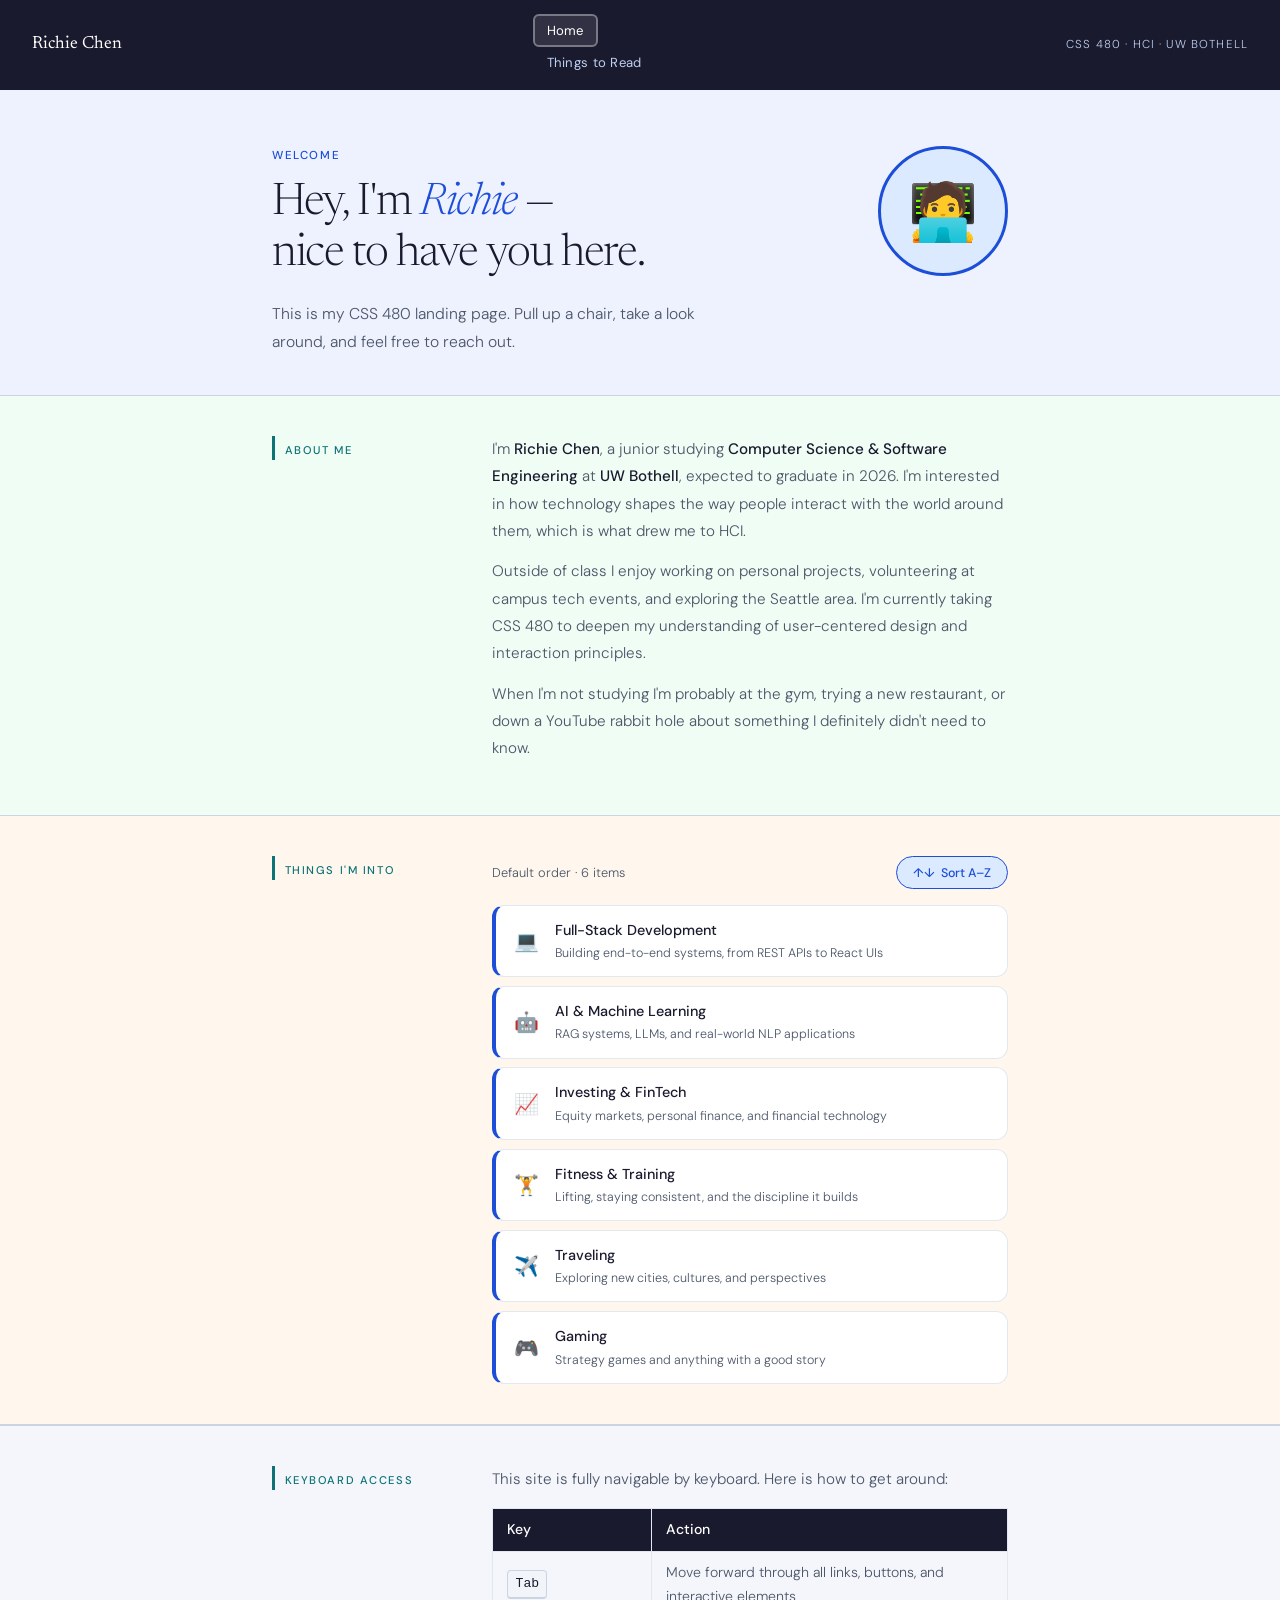
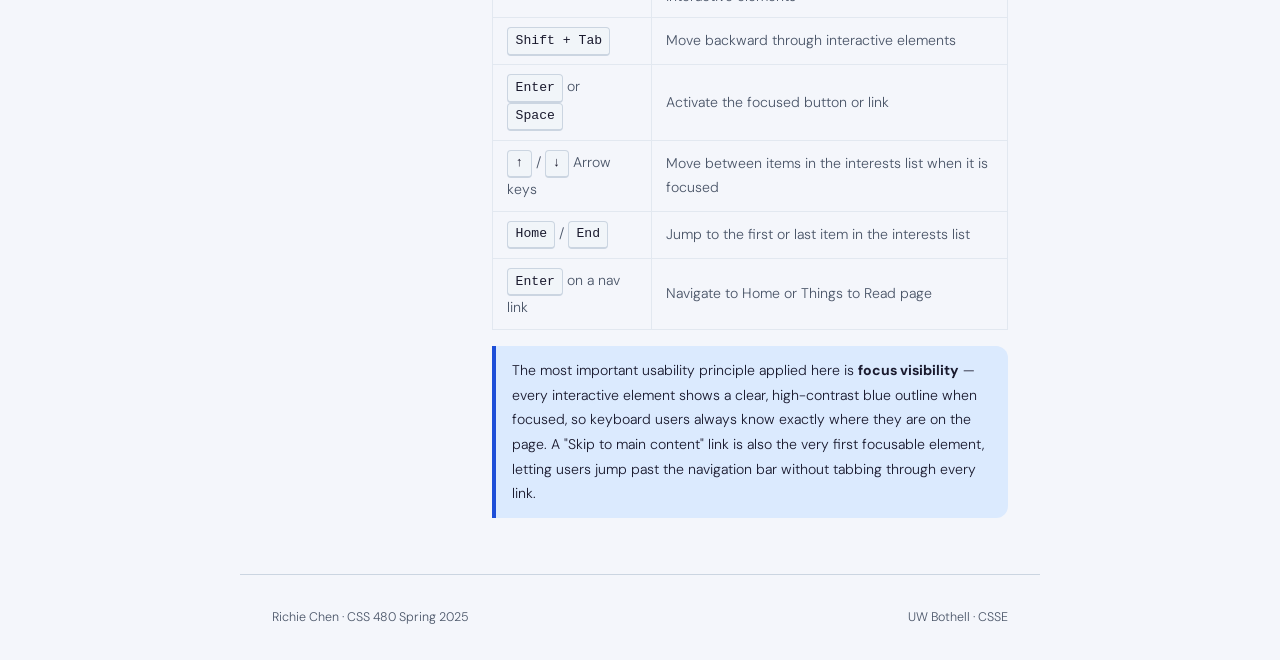
<file: index.html>
<!DOCTYPE html>
<html lang="en">
<head>
  <meta charset="UTF-8" />
  <meta name="viewport" content="width=device-width, initial-scale=1.0" />
  <title>Richie Chen — CSS 480</title>
  <link rel="preconnect" href="https://fonts.googleapis.com" />
  <link rel="preconnect" href="https://fonts.gstatic.com" crossorigin />
  <link href="https://fonts.googleapis.com/css2?family=Newsreader:ital,opsz,wght@0,6..72,300;0,6..72,400;1,6..72,300;1,6..72,400&family=DM+Sans:wght@300;400;500&display=swap" rel="stylesheet" />
  <link rel="stylesheet" href="style.css" />
</head>
<body>

  <!-- SKIP LINK: lets keyboard users jump straight to content, bypassing nav -->
  <a href="#main-content" class="skip-link">Skip to main content</a>

  <!-- NAV -->
  <nav role="navigation" aria-label="Main navigation">
    <span class="nav-logo">Richie Chen</span>
    <ul class="nav-links" role="menubar">
      <li role="none"><a href="index.html" class="nav-link active" role="menuitem" aria-current="page">Home</a></li>
      <li role="none"><a href="reads.html" class="nav-link" role="menuitem">Things to Read</a></li>
    </ul>
    <span class="nav-tag">CSS 480 · HCI · UW Bothell</span>
  </nav>

  <main id="main-content">

    <!-- HERO -->
    <div class="hero-wrap">
      <section class="hero">
        <div>
          <p class="eyebrow">Welcome</p>
          <h1>Hey, I'm <em>Richie</em> —<br />nice to have you here.</h1>
          <p class="hero-desc">This is my CSS 480 landing page. Pull up a chair, take a look around, and feel free to reach out.</p>
        </div>
        <div class="avatar" aria-hidden="true">🧑‍💻</div>
      </section>
    </div>

    <!-- ABOUT -->
    <div class="about-wrap">
      <section class="section">
        <p class="section-label">About Me</p>
        <div class="about-text">
          <p>I'm <strong>Richie Chen</strong>, a junior studying <strong>Computer Science &amp; Software Engineering</strong> at <strong>UW Bothell</strong>, expected to graduate in 2026. I'm interested in how technology shapes the way people interact with the world around them, which is what drew me to HCI.</p>
          <p>Outside of class I enjoy working on personal projects, volunteering at campus tech events, and exploring the Seattle area. I'm currently taking CSS 480 to deepen my understanding of user-centered design and interaction principles.</p>
          <p>When I'm not studying I'm probably at the gym, trying a new restaurant, or down a YouTube rabbit hole about something I definitely didn't need to know.</p>
        </div>
      </section>
    </div>

    <!-- INTERESTS -->
    <div class="interests-wrap">
      <section class="section">
        <p class="section-label">Things I'm Into</p>
        <div class="interests-content">
          <div class="interests-header">
            <span class="sort-info" id="sort-info" aria-live="polite">Default order · 6 items</span>
            <button class="sort-btn" id="sort-btn" aria-label="Sort interests list alphabetically">
              <span class="arrow" id="arrow" aria-hidden="true">↑↓</span>
              <span id="btn-label">Sort A–Z</span>
            </button>
          </div>
          <ul id="interests-list" aria-label="List of interests" role="list">
            <!-- Populated by app.js -->
          </ul>
        </div>
      </section>
    </div>

    <!-- KEYBOARD DOCS -->
    <div class="keyboard-wrap">
      <section class="section">
        <p class="section-label">Keyboard Access</p>
        <div class="keyboard-text">
          <p>This site is fully navigable by keyboard. Here is how to get around:</p>
          <table class="kb-table" aria-label="Keyboard shortcuts">
            <thead>
              <tr><th scope="col">Key</th><th scope="col">Action</th></tr>
            </thead>
            <tbody>
              <tr><td><kbd>Tab</kbd></td><td>Move forward through all links, buttons, and interactive elements</td></tr>
              <tr><td><kbd>Shift + Tab</kbd></td><td>Move backward through interactive elements</td></tr>
              <tr><td><kbd>Enter</kbd> or <kbd>Space</kbd></td><td>Activate the focused button or link</td></tr>
              <tr><td><kbd>↑</kbd> / <kbd>↓</kbd> Arrow keys</td><td>Move between items in the interests list when it is focused</td></tr>
              <tr><td><kbd>Home</kbd> / <kbd>End</kbd></td><td>Jump to the first or last item in the interests list</td></tr>
              <tr><td><kbd>Enter</kbd> on a nav link</td><td>Navigate to Home or Things to Read page</td></tr>
            </tbody>
          </table>
          <p class="kb-note">The most important usability principle applied here is <strong>focus visibility</strong> — every interactive element shows a clear, high-contrast blue outline when focused, so keyboard users always know exactly where they are on the page. A "Skip to main content" link is also the very first focusable element, letting users jump past the navigation bar without tabbing through every link.</p>
        </div>
      </section>
    </div>

  </main>

  <!-- FOOTER -->
  <footer>
    <span>Richie Chen · CSS 480 Spring 2025</span>
    <span>UW Bothell · CSSE</span>
  </footer>

  <script src="app.js"></script>
</body>
</html>
</file>
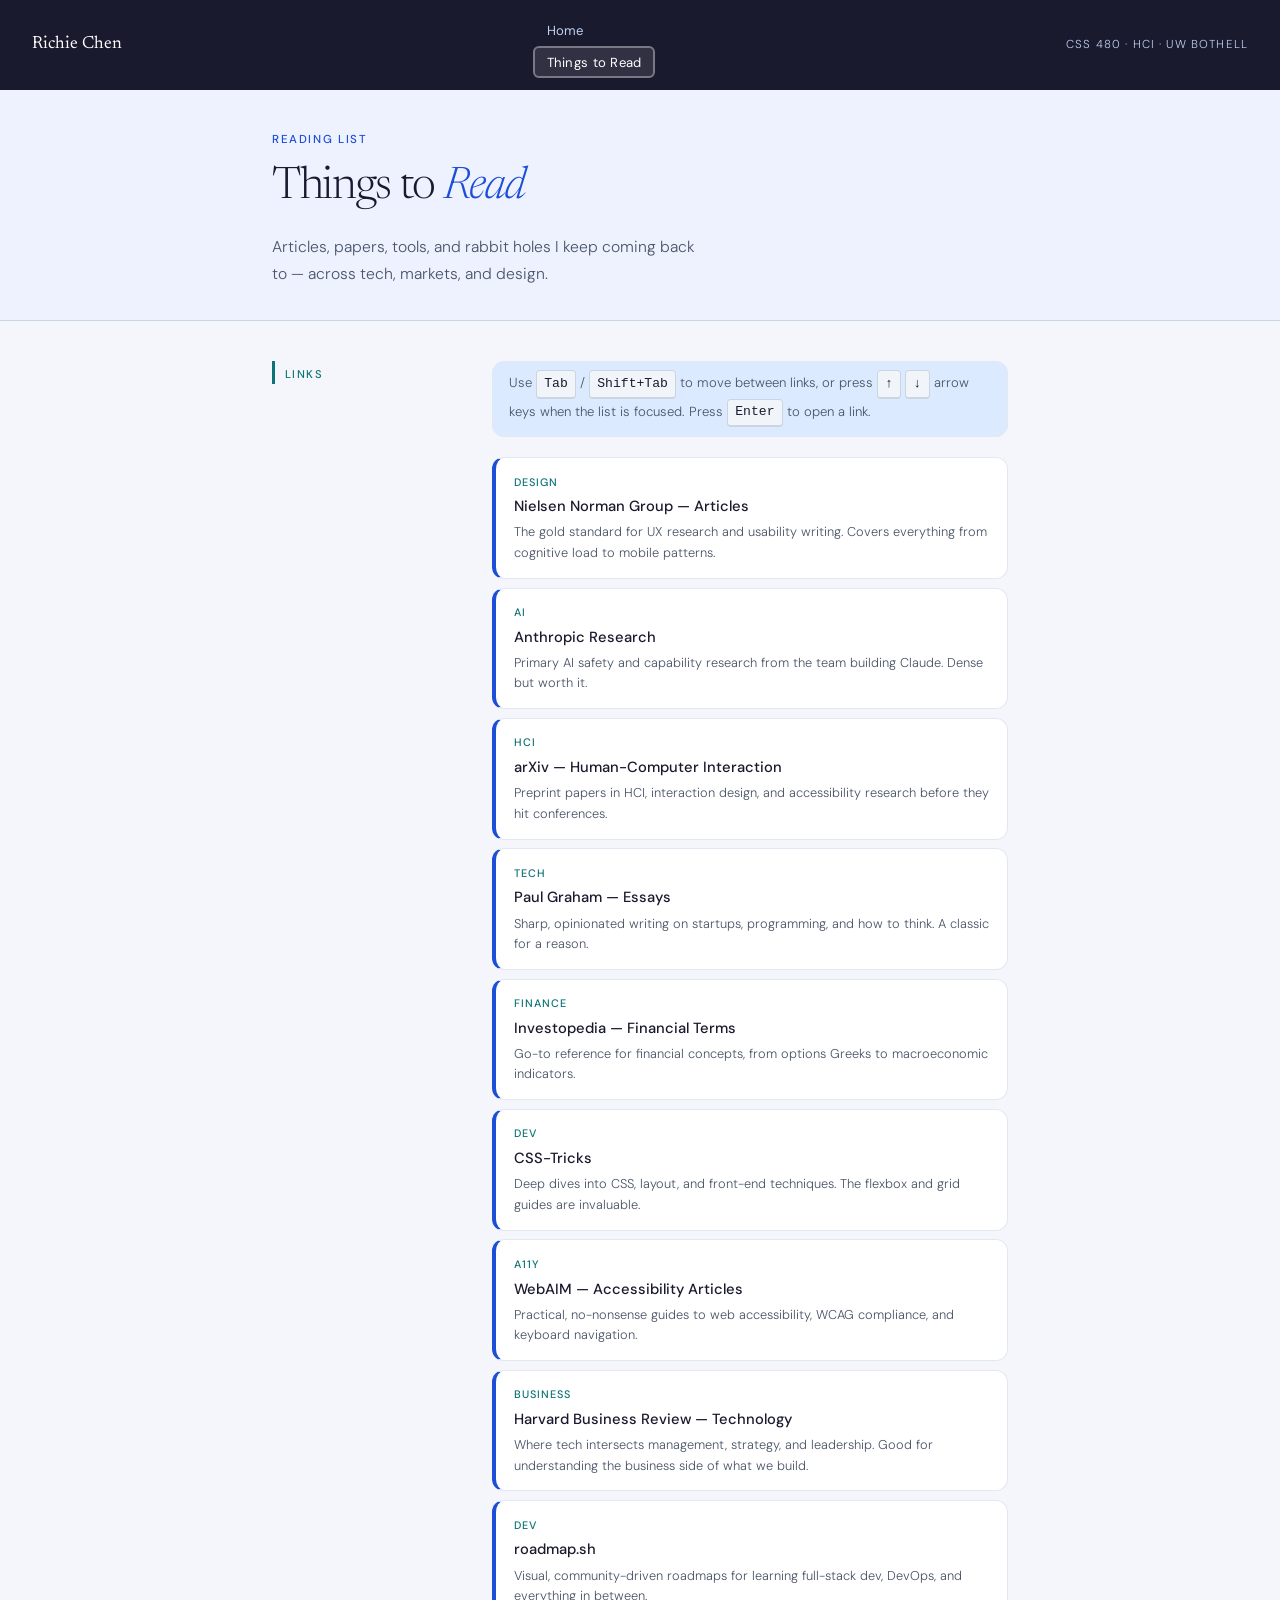
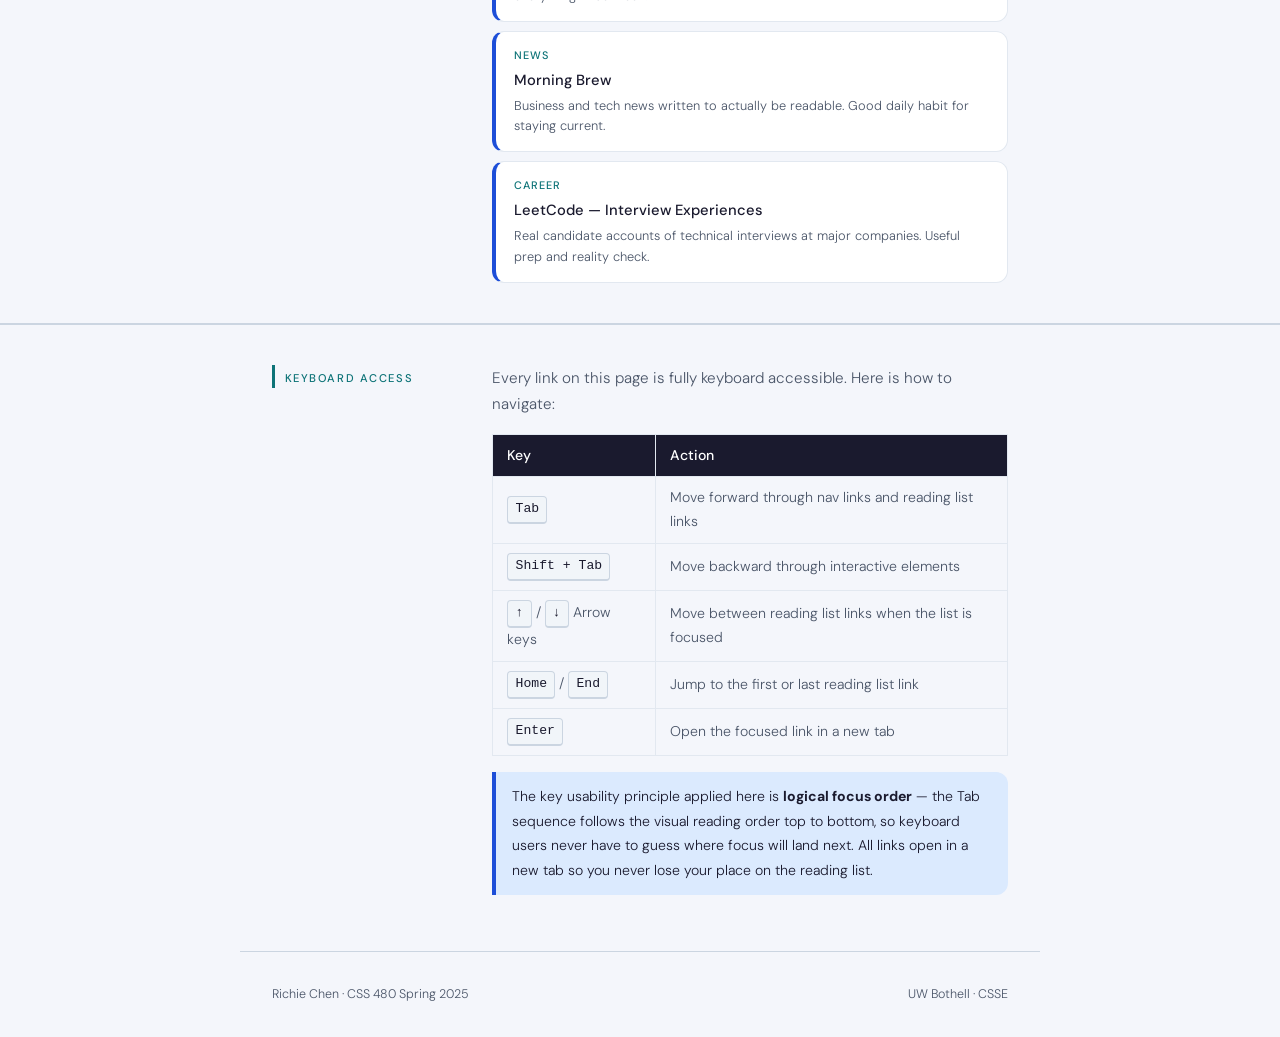
<file: reads.html>
<!DOCTYPE html>
<html lang="en">
<head>
  <meta charset="UTF-8" />
  <meta name="viewport" content="width=device-width, initial-scale=1.0" />
  <title>Things to Read — Richie Chen</title>
  <link rel="preconnect" href="https://fonts.googleapis.com" />
  <link rel="preconnect" href="https://fonts.gstatic.com" crossorigin />
  <link href="https://fonts.googleapis.com/css2?family=Newsreader:ital,opsz,wght@0,6..72,300;0,6..72,400;1,6..72,300;1,6..72,400&family=DM+Sans:wght@300;400;500&display=swap" rel="stylesheet" />
  <link rel="stylesheet" href="style.css" />
</head>
<body>

  <!-- SKIP LINK -->
  <a href="#main-content" class="skip-link">Skip to main content</a>

  <!-- NAV -->
  <nav role="navigation" aria-label="Main navigation">
    <span class="nav-logo">Richie Chen</span>
    <ul class="nav-links" role="menubar">
      <li role="none"><a href="index.html" class="nav-link" role="menuitem">Home</a></li>
      <li role="none"><a href="reads.html" class="nav-link active" role="menuitem" aria-current="page">Things to Read</a></li>
    </ul>
    <span class="nav-tag">CSS 480 · HCI · UW Bothell</span>
  </nav>

  <main id="main-content">

    <div class="hero-wrap">
      <section class="hero hero--short">
        <div>
          <p class="eyebrow">Reading List</p>
          <h1>Things to <em>Read</em></h1>
          <p class="hero-desc">Articles, papers, tools, and rabbit holes I keep coming back to — across tech, markets, and design.</p>
        </div>
      </section>
    </div>

    <!-- READS LIST -->
    <div class="reads-wrap">
      <section class="section section--full">
        <p class="section-label">Links</p>
        <div>
          <p class="reads-hint" aria-live="polite">
            Use <kbd>Tab</kbd> / <kbd>Shift+Tab</kbd> to move between links, or press <kbd>↑</kbd> <kbd>↓</kbd> arrow keys when the list is focused. Press <kbd>Enter</kbd> to open a link.
          </p>

          <ul class="reads-list" id="reads-list" role="list" aria-label="Reading list links">

            <li class="read-item" role="listitem">
              <a href="https://www.nngroup.com/articles/" class="read-link" target="_blank" rel="noopener noreferrer">
                <span class="read-tag">Design</span>
                <span class="read-title">Nielsen Norman Group — Articles</span>
                <span class="read-desc">The gold standard for UX research and usability writing. Covers everything from cognitive load to mobile patterns.</span>
              </a>
            </li>

            <li class="read-item" role="listitem">
              <a href="https://www.anthropic.com/research" class="read-link" target="_blank" rel="noopener noreferrer">
                <span class="read-tag">AI</span>
                <span class="read-title">Anthropic Research</span>
                <span class="read-desc">Primary AI safety and capability research from the team building Claude. Dense but worth it.</span>
              </a>
            </li>

            <li class="read-item" role="listitem">
              <a href="https://arxiv.org/list/cs.HC/recent" class="read-link" target="_blank" rel="noopener noreferrer">
                <span class="read-tag">HCI</span>
                <span class="read-title">arXiv — Human-Computer Interaction</span>
                <span class="read-desc">Preprint papers in HCI, interaction design, and accessibility research before they hit conferences.</span>
              </a>
            </li>

            <li class="read-item" role="listitem">
              <a href="https://paulgraham.com/articles.html" class="read-link" target="_blank" rel="noopener noreferrer">
                <span class="read-tag">Tech</span>
                <span class="read-title">Paul Graham — Essays</span>
                <span class="read-desc">Sharp, opinionated writing on startups, programming, and how to think. A classic for a reason.</span>
              </a>
            </li>

            <li class="read-item" role="listitem">
              <a href="https://www.investopedia.com/financial-term-dictionary-4769738" class="read-link" target="_blank" rel="noopener noreferrer">
                <span class="read-tag">Finance</span>
                <span class="read-title">Investopedia — Financial Terms</span>
                <span class="read-desc">Go-to reference for financial concepts, from options Greeks to macroeconomic indicators.</span>
              </a>
            </li>

            <li class="read-item" role="listitem">
              <a href="https://css-tricks.com/" class="read-link" target="_blank" rel="noopener noreferrer">
                <span class="read-tag">Dev</span>
                <span class="read-title">CSS-Tricks</span>
                <span class="read-desc">Deep dives into CSS, layout, and front-end techniques. The flexbox and grid guides are invaluable.</span>
              </a>
            </li>

            <li class="read-item" role="listitem">
              <a href="https://webaim.org/articles/" class="read-link" target="_blank" rel="noopener noreferrer">
                <span class="read-tag">A11y</span>
                <span class="read-title">WebAIM — Accessibility Articles</span>
                <span class="read-desc">Practical, no-nonsense guides to web accessibility, WCAG compliance, and keyboard navigation.</span>
              </a>
            </li>

            <li class="read-item" role="listitem">
              <a href="https://hbr.org/topic/subject/technology" class="read-link" target="_blank" rel="noopener noreferrer">
                <span class="read-tag">Business</span>
                <span class="read-title">Harvard Business Review — Technology</span>
                <span class="read-desc">Where tech intersects management, strategy, and leadership. Good for understanding the business side of what we build.</span>
              </a>
            </li>

            <li class="read-item" role="listitem">
              <a href="https://roadmap.sh/" class="read-link" target="_blank" rel="noopener noreferrer">
                <span class="read-tag">Dev</span>
                <span class="read-title">roadmap.sh</span>
                <span class="read-desc">Visual, community-driven roadmaps for learning full-stack dev, DevOps, and everything in between.</span>
              </a>
            </li>

            <li class="read-item" role="listitem">
              <a href="https://www.morningbrew.com/daily" class="read-link" target="_blank" rel="noopener noreferrer">
                <span class="read-tag">News</span>
                <span class="read-title">Morning Brew</span>
                <span class="read-desc">Business and tech news written to actually be readable. Good daily habit for staying current.</span>
              </a>
            </li>

            <li class="read-item" role="listitem">
              <a href="https://leetcode.com/discuss/interview-experience" class="read-link" target="_blank" rel="noopener noreferrer">
                <span class="read-tag">Career</span>
                <span class="read-title">LeetCode — Interview Experiences</span>
                <span class="read-desc">Real candidate accounts of technical interviews at major companies. Useful prep and reality check.</span>
              </a>
            </li>

          </ul>
        </div>
      </section>
    </div>

    <!-- KEYBOARD DOCS -->
    <div class="keyboard-wrap">
      <section class="section section--full">
        <p class="section-label">Keyboard Access</p>
        <div class="keyboard-text">
          <p>Every link on this page is fully keyboard accessible. Here is how to navigate:</p>
          <table class="kb-table" aria-label="Keyboard shortcuts for this page">
            <thead>
              <tr><th scope="col">Key</th><th scope="col">Action</th></tr>
            </thead>
            <tbody>
              <tr><td><kbd>Tab</kbd></td><td>Move forward through nav links and reading list links</td></tr>
              <tr><td><kbd>Shift + Tab</kbd></td><td>Move backward through interactive elements</td></tr>
              <tr><td><kbd>↑</kbd> / <kbd>↓</kbd> Arrow keys</td><td>Move between reading list links when the list is focused</td></tr>
              <tr><td><kbd>Home</kbd> / <kbd>End</kbd></td><td>Jump to the first or last reading list link</td></tr>
              <tr><td><kbd>Enter</kbd></td><td>Open the focused link in a new tab</td></tr>
            </tbody>
          </table>
          <p class="kb-note">The key usability principle applied here is <strong>logical focus order</strong> — the Tab sequence follows the visual reading order top to bottom, so keyboard users never have to guess where focus will land next. All links open in a new tab so you never lose your place on the reading list.</p>
        </div>
      </section>
    </div>

  </main>

  <!-- FOOTER -->
  <footer>
    <span>Richie Chen · CSS 480 Spring 2025</span>
    <span>UW Bothell · CSSE</span>
  </footer>

  <script src="reads.js"></script>
</body>
</html>
</file>
<file: style.css>
/*
  COLOR ACCESSIBILITY NOTES
  ─────────────────────────────────────────────────────────────────────────────
  Contrast ratios verified against WCAG 2.1 AA (4.5:1 body, 3:1 large text)

  --ink (#1A1A2E) on --bg (#F4F6FB):         ~16.8:1  ✓ AAA
  --ink2 (#4A5568) on --bg (#F4F6FB):          ~7.0:1  ✓ AA
  --blue (#1D4ED8) on --bg (#F4F6FB):          ~7.2:1  ✓ AA
  --blue (#1D4ED8) on white (#FFFFFF):          ~8.6:1  ✓ AAA
  --teal (#0D7377) on --bg (#F4F6FB):          ~5.4:1  ✓ AA
  white (#FFFFFF) on --blue (#1D4ED8):          ~8.6:1  ✓ AAA
  white (#FFFFFF) on --bg-nav (#1A1A2E):       ~16.8:1  ✓ AAA

  Color-blindness strategy:
  - Blue (#1D4ED8) is the primary interactive color — distinguishable across
    deuteranopia, protanopia, and tritanopia.
  - Orange/red hues avoided as interactive colors (most common confusion zone).
  - No info conveyed by color alone: button has label + arrow icon; hover states
    use movement (translateY/X) in addition to color change.
  - Section backgrounds (indigo / green / amber tints) are separable by hue AND
    by position + label simultaneously, so color is never the sole differentiator.
  ─────────────────────────────────────────────────────────────────────────────
*/

:root {
  /* Backgrounds */
  --bg:           #F4F6FB;   /* cool light blue-white — page canvas         */
  --bg-card:      #FFFFFF;   /* pure white — cards and list items            */
  --bg-nav:       #1A1A2E;   /* deep navy — nav bar                          */
  --bg-hero:      #EEF2FF;   /* soft indigo tint — hero section              */
  --bg-about:     #F0FDF4;   /* soft green tint — about section              */
  --bg-interests: #FFF7ED;   /* soft amber tint — interests section          */

  /* Text */
  --ink:  #1A1A2E;           /* near-black navy — headings  | 16.8:1 on --bg */
  --ink2: #4A5568;           /* slate gray — body text      |  7.0:1 on --bg */

  /* Interactive */
  --blue:       #1D4ED8;     /* accessible blue — buttons   |  7.2:1 on --bg */
  --blue-light: #DBEAFE;     /* pale blue — button bg at rest                */
  --blue-hover: #1E40AF;     /* darker blue — button hover                   */

  /* Section accent */
  --teal: #0D7377;           /* teal — section labels       |  5.4:1 on --bg */

  /* Borders */
  --border:      #CBD5E1;
  --border-card: #E2E8F0;

  --radius: 12px;
}

/* ── RESET & BASE ── */
*, *::before, *::after { box-sizing: border-box; margin: 0; padding: 0; }

body {
  background: var(--bg);
  color: var(--ink);
  font-family: 'DM Sans', sans-serif;
  font-weight: 300;
  line-height: 1.7;
  min-height: 100vh;
}

/* ── NAV — deep navy, white text: 16.8:1 ── */
nav {
  display: flex;
  justify-content: space-between;
  align-items: center;
  padding: 1rem 2rem;
  background: var(--bg-nav);
  position: sticky;
  top: 0;
  z-index: 10;
}
.nav-logo {
  font-family: 'Newsreader', serif;
  font-size: 1.1rem;
  font-weight: 400;
  color: #FFFFFF;
}
.nav-tag {
  font-size: 0.72rem;
  color: #BFD0F0;            /* light periwinkle on navy: ~6:1 ✓ */
  letter-spacing: 0.1em;
  text-transform: uppercase;
}

/* ── HERO — soft indigo tint ── */
.hero-wrap {
  background: var(--bg-hero);
  border-bottom: 1px solid var(--border);
}
.hero {
  max-width: 800px;
  margin: 0 auto;
  padding: 3.5rem 2rem 2.5rem;
  display: grid;
  grid-template-columns: 1fr auto;
  gap: 2rem;
  align-items: start;
}
.eyebrow {
  font-size: 0.72rem;
  letter-spacing: 0.14em;
  text-transform: uppercase;
  color: var(--blue);
  margin-bottom: 0.75rem;
  font-weight: 500;
}
h1 {
  font-family: 'Newsreader', serif;
  font-size: 2.8rem;
  font-weight: 300;
  line-height: 1.15;
  letter-spacing: -0.03em;
  color: var(--ink);
  margin-bottom: 1.2rem;
}
h1 em {
  font-style: italic;
  color: var(--blue);
}
.hero-desc {
  font-size: 0.98rem;
  color: var(--ink2);
  max-width: 440px;
  line-height: 1.75;
}
.avatar {
  width: 130px;
  height: 130px;
  border-radius: 50%;
  background: var(--blue-light);
  border: 3px solid var(--blue);
  display: flex;
  align-items: center;
  justify-content: center;
  font-size: 3.5rem;
  flex-shrink: 0;
}

/* ── ABOUT — soft green tint ── */
.about-wrap {
  background: var(--bg-about);
  border-bottom: 1px solid var(--border);
}

/* ── INTERESTS — soft amber tint ── */
.interests-wrap {
  background: var(--bg-interests);
  border-bottom: 1px solid var(--border);
}

/* ── SHARED SECTION LAYOUT ── */
.section {
  max-width: 800px;
  margin: 0 auto;
  padding: 2.5rem 2rem;
  display: grid;
  grid-template-columns: 180px 1fr;
  gap: 2.5rem;
  align-items: start;
}
.section-label {
  font-size: 0.7rem;
  letter-spacing: 0.14em;
  text-transform: uppercase;
  color: var(--teal);
  padding-top: 0.3rem;
  font-weight: 500;
  border-left: 3px solid var(--teal);
  padding-left: 0.6rem;
}
.about-text p {
  font-size: 0.95rem;
  color: var(--ink2);
  line-height: 1.8;
  margin-bottom: 0.8rem;
}
.about-text p strong {
  color: var(--ink);
  font-weight: 500;
}

/* ── INTERESTS HEADER ── */
.interests-header {
  display: flex;
  align-items: center;
  justify-content: space-between;
  margin-bottom: 1rem;
}
.sort-info {
  font-size: 0.8rem;
  color: var(--ink2);
}

/* ── SORT BUTTON — blue: 7.2:1 | hover uses color + movement ── */
.sort-btn {
  display: inline-flex;
  align-items: center;
  gap: 0.4rem;
  padding: 0.45rem 1rem;
  background: var(--blue-light);
  color: var(--blue);
  border: 1.5px solid var(--blue);
  border-radius: 999px;
  font-family: 'DM Sans', sans-serif;
  font-size: 0.78rem;
  font-weight: 500;
  cursor: pointer;
  transition: all 0.2s;
}
.sort-btn:hover {
  background: var(--blue-hover);
  color: #FFFFFF;             /* white on dark blue: 10.4:1 ✓ */
  transform: translateY(-1px);
  box-shadow: 0 4px 12px rgba(29, 78, 216, 0.25);
}
.arrow {
  display: inline-block;
  transition: transform 0.3s;
}
.arrow.flipped {
  transform: rotate(180deg);
}

/* ── INTEREST LIST — left border is color + structural cue ── */
ul {
  list-style: none;
  display: flex;
  flex-direction: column;
  gap: 0.55rem;
}
.item {
  display: flex;
  align-items: center;
  gap: 0.9rem;
  padding: 0.75rem 1rem;
  background: var(--bg-card);
  border: 1px solid var(--border-card);
  border-left: 4px solid var(--blue);
  border-radius: var(--radius);
  transition: all 0.2s;
  cursor: default;
}
.item:hover {
  border-left-color: var(--teal);
  box-shadow: 0 2px 10px rgba(13, 115, 119, 0.12);
  transform: translateX(4px);
}
.emoji {
  font-size: 1.25rem;
  flex-shrink: 0;
  width: 1.8rem;
  text-align: center;
}
.item-label {
  font-size: 0.9rem;
  font-weight: 500;
  color: var(--ink);
}
.item-desc {
  font-size: 0.78rem;
  color: var(--ink2);
  margin-top: 0.05rem;
}

/* ── FOOTER ── */
footer {
  max-width: 800px;
  margin: 0 auto;
  padding: 2rem;
  border-top: 1px solid var(--border);
  display: flex;
  justify-content: space-between;
  font-size: 0.78rem;
  color: var(--ink2);
}

/* ── RESPONSIVE ── */
@media (max-width: 640px) {
  .hero {
    grid-template-columns: 1fr;
  }
  .avatar {
    order: -1;
    width: 90px;
    height: 90px;
    font-size: 2.5rem;
  }
  .section {
    grid-template-columns: 1fr;
    gap: 0.8rem;
  }
}

/* ── SKIP LINK ── */
.skip-link {
  position: absolute;
  top: -100px;
  left: 1rem;
  background: var(--blue);
  color: #FFFFFF;
  padding: 0.5rem 1rem;
  border-radius: 0 0 var(--radius) var(--radius);
  font-size: 0.85rem;
  font-weight: 500;
  text-decoration: none;
  z-index: 999;
  transition: top 0.15s;
}
.skip-link:focus {
  top: 0;
  outline: 3px solid #FFFFFF;
  outline-offset: 2px;
}

/* ── NAV LINKS ── */
nav {
  gap: 1.5rem;
}
.nav-links {
  display: flex;
  list-style: none;
  gap: 0.25rem;
  margin: 0;
  padding: 0;
}
.nav-link {
  color: #BFD0F0;
  text-decoration: none;
  font-size: 0.82rem;
  font-weight: 400;
  padding: 0.35rem 0.75rem;
  border-radius: 6px;
  border: 2px solid transparent;
  transition: all 0.15s;
  letter-spacing: 0.02em;
}
.nav-link:hover {
  color: #FFFFFF;
  background: rgba(255,255,255,0.1);
}
.nav-link.active,
.nav-link[aria-current="page"] {
  color: #FFFFFF;
  border-color: rgba(255,255,255,0.35);
  background: rgba(255,255,255,0.1);
}
/* HIGH-CONTRAST FOCUS for nav links — visible against navy */
.nav-link:focus-visible {
  outline: 3px solid #FFFFFF;
  outline-offset: 2px;
  color: #FFFFFF;
}

/* ── GLOBAL FOCUS STYLE — blue outline on light backgrounds ── */
:focus-visible {
  outline: 3px solid var(--blue);
  outline-offset: 3px;
  border-radius: 4px;
}

/* ── KEYBOARD DOCS SECTION ── */
.keyboard-wrap {
  background: var(--bg);
  border-top: 1px solid var(--border);
}
.keyboard-text p {
  font-size: 0.95rem;
  color: var(--ink2);
  line-height: 1.75;
  margin-bottom: 1rem;
}
.kb-note {
  font-size: 0.88rem !important;
  background: var(--blue-light);
  border-left: 4px solid var(--blue);
  padding: 0.75rem 1rem;
  border-radius: 0 var(--radius) var(--radius) 0;
  color: var(--ink) !important;
}
.kb-table {
  width: 100%;
  border-collapse: collapse;
  margin-bottom: 1rem;
  font-size: 0.88rem;
}
.kb-table th,
.kb-table td {
  text-align: left;
  padding: 0.55rem 0.9rem;
  border: 1px solid var(--border-card);
  color: var(--ink2);
}
.kb-table th {
  background: var(--bg-nav);
  color: #FFFFFF;
  font-weight: 500;
}
.kb-table tr:nth-child(even) td {
  background: var(--bg);
}
kbd {
  display: inline-block;
  padding: 0.1rem 0.45rem;
  background: #F1F5F9;
  border: 1px solid #CBD5E1;
  border-bottom-width: 2px;
  border-radius: 4px;
  font-family: 'Courier New', monospace;
  font-size: 0.82rem;
  color: var(--ink);
  white-space: nowrap;
}

/* ── READS PAGE ── */
.reads-wrap {
  background: var(--bg);
  border-bottom: 1px solid var(--border);
}
.section--full {
  grid-template-columns: 180px 1fr;
}
.hero--short {
  padding-top: 2.5rem;
  padding-bottom: 2rem;
}
.reads-hint {
  font-size: 0.82rem;
  color: var(--ink2);
  margin-bottom: 1.25rem;
  padding: 0.55rem 1rem;
  background: var(--blue-light);
  border-radius: var(--radius);
  border: 1px solid var(--border-card);
}
.reads-list {
  display: flex;
  flex-direction: column;
  gap: 0.55rem;
}
.read-item {
  list-style: none;
}
.read-link {
  display: flex;
  flex-direction: column;
  gap: 0.2rem;
  padding: 0.9rem 1.1rem;
  background: var(--bg-card);
  border: 1px solid var(--border-card);
  border-left: 4px solid var(--blue);
  border-radius: var(--radius);
  text-decoration: none;
  transition: all 0.2s;
  cursor: pointer;
}
.read-link:hover {
  border-left-color: var(--teal);
  box-shadow: 0 2px 10px rgba(13,115,119,0.12);
  transform: translateX(4px);
}
/* HIGH-CONTRAST FOCUS for read links */
.read-link:focus-visible {
  outline: 3px solid var(--blue);
  outline-offset: 2px;
  border-left-color: var(--blue-hover);
  background: var(--blue-light);
}
/* Arrow key focused item */
.read-link.kb-focused {
  outline: 3px solid var(--blue);
  outline-offset: 2px;
  border-left-color: var(--blue-hover);
  background: var(--blue-light);
}
.read-tag {
  font-size: 0.68rem;
  font-weight: 500;
  letter-spacing: 0.1em;
  text-transform: uppercase;
  color: var(--teal);
}
.read-title {
  font-size: 0.92rem;
  font-weight: 500;
  color: var(--ink);
}
.read-desc {
  font-size: 0.8rem;
  color: var(--ink2);
  line-height: 1.6;
}

/* ── SORT BUTTON — explicit focus ── */
.sort-btn:focus-visible {
  outline: 3px solid var(--blue);
  outline-offset: 3px;
}

/* ── INTERESTS LIST — focus on items when arrow-key navigating ── */
.item.kb-focused {
  outline: 3px solid var(--blue);
  outline-offset: 2px;
  border-left-color: var(--blue-hover);
  background: var(--blue-light);
}
</file>
